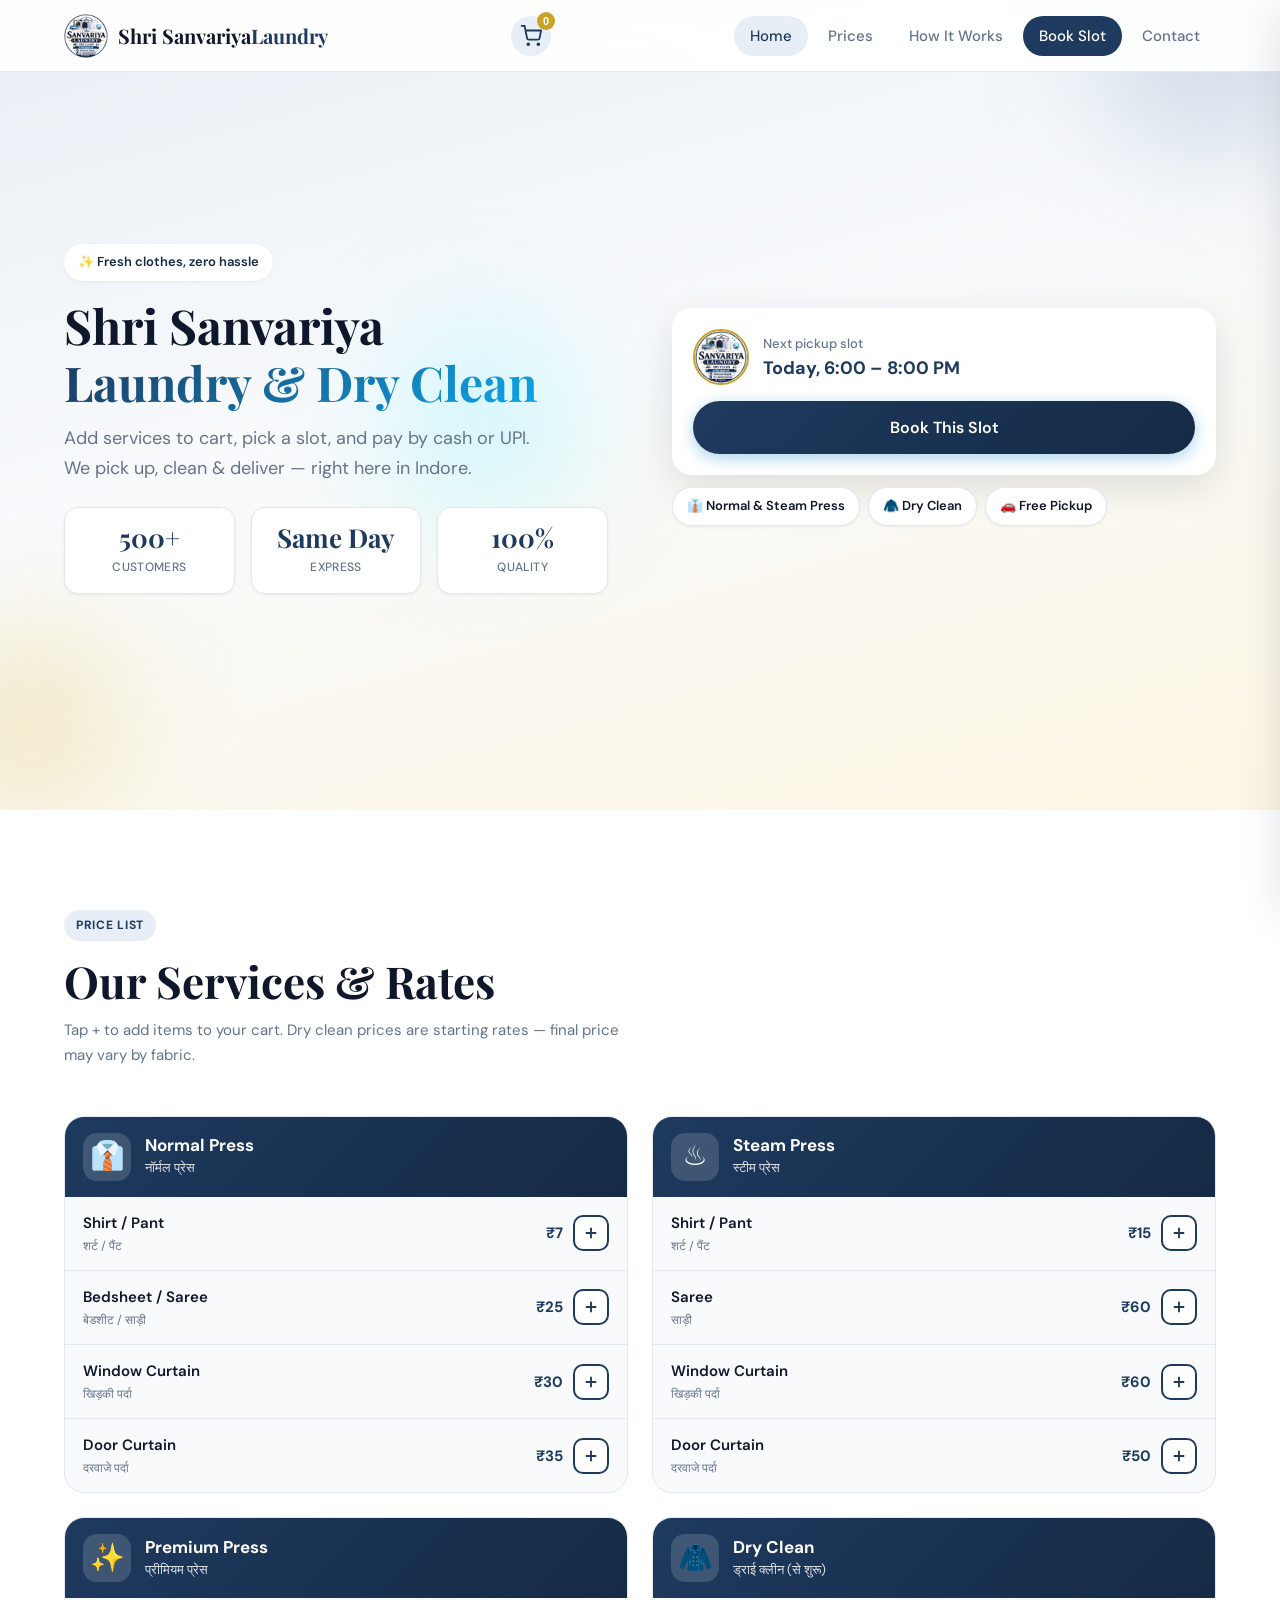
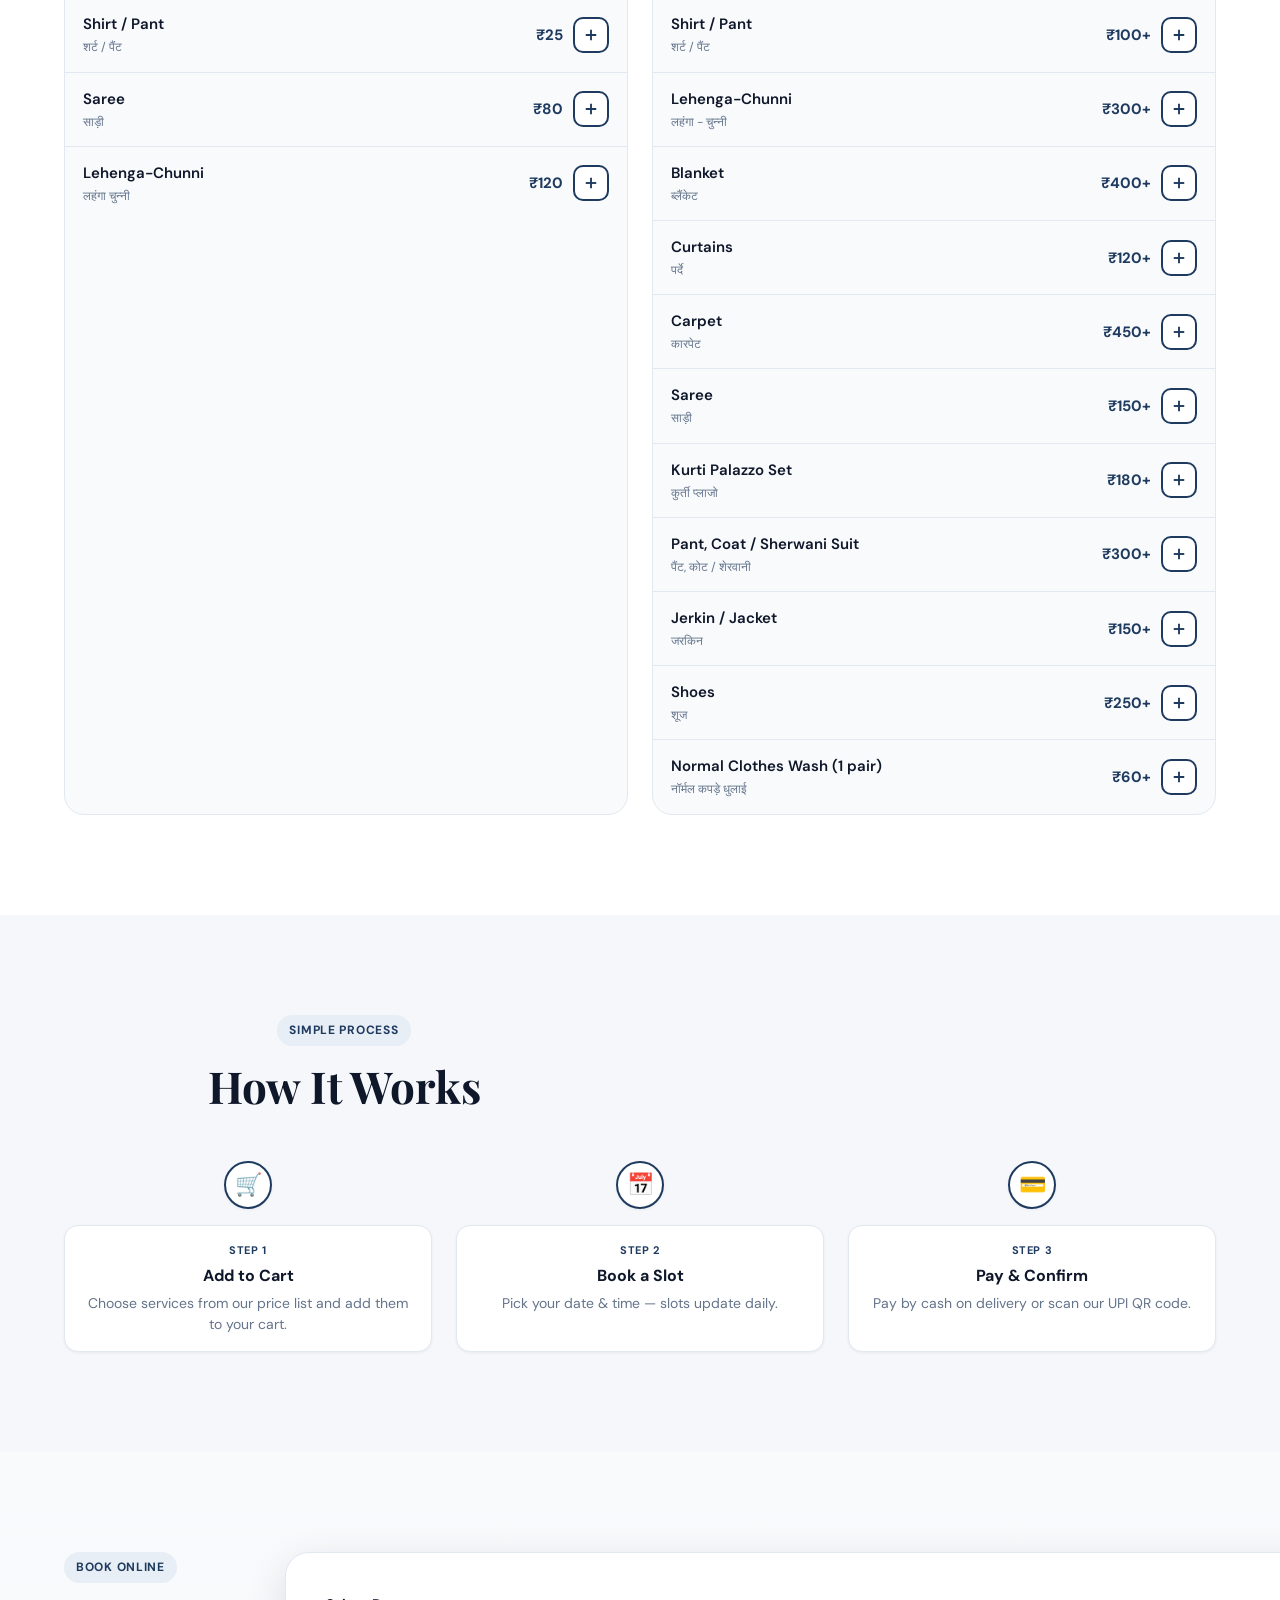
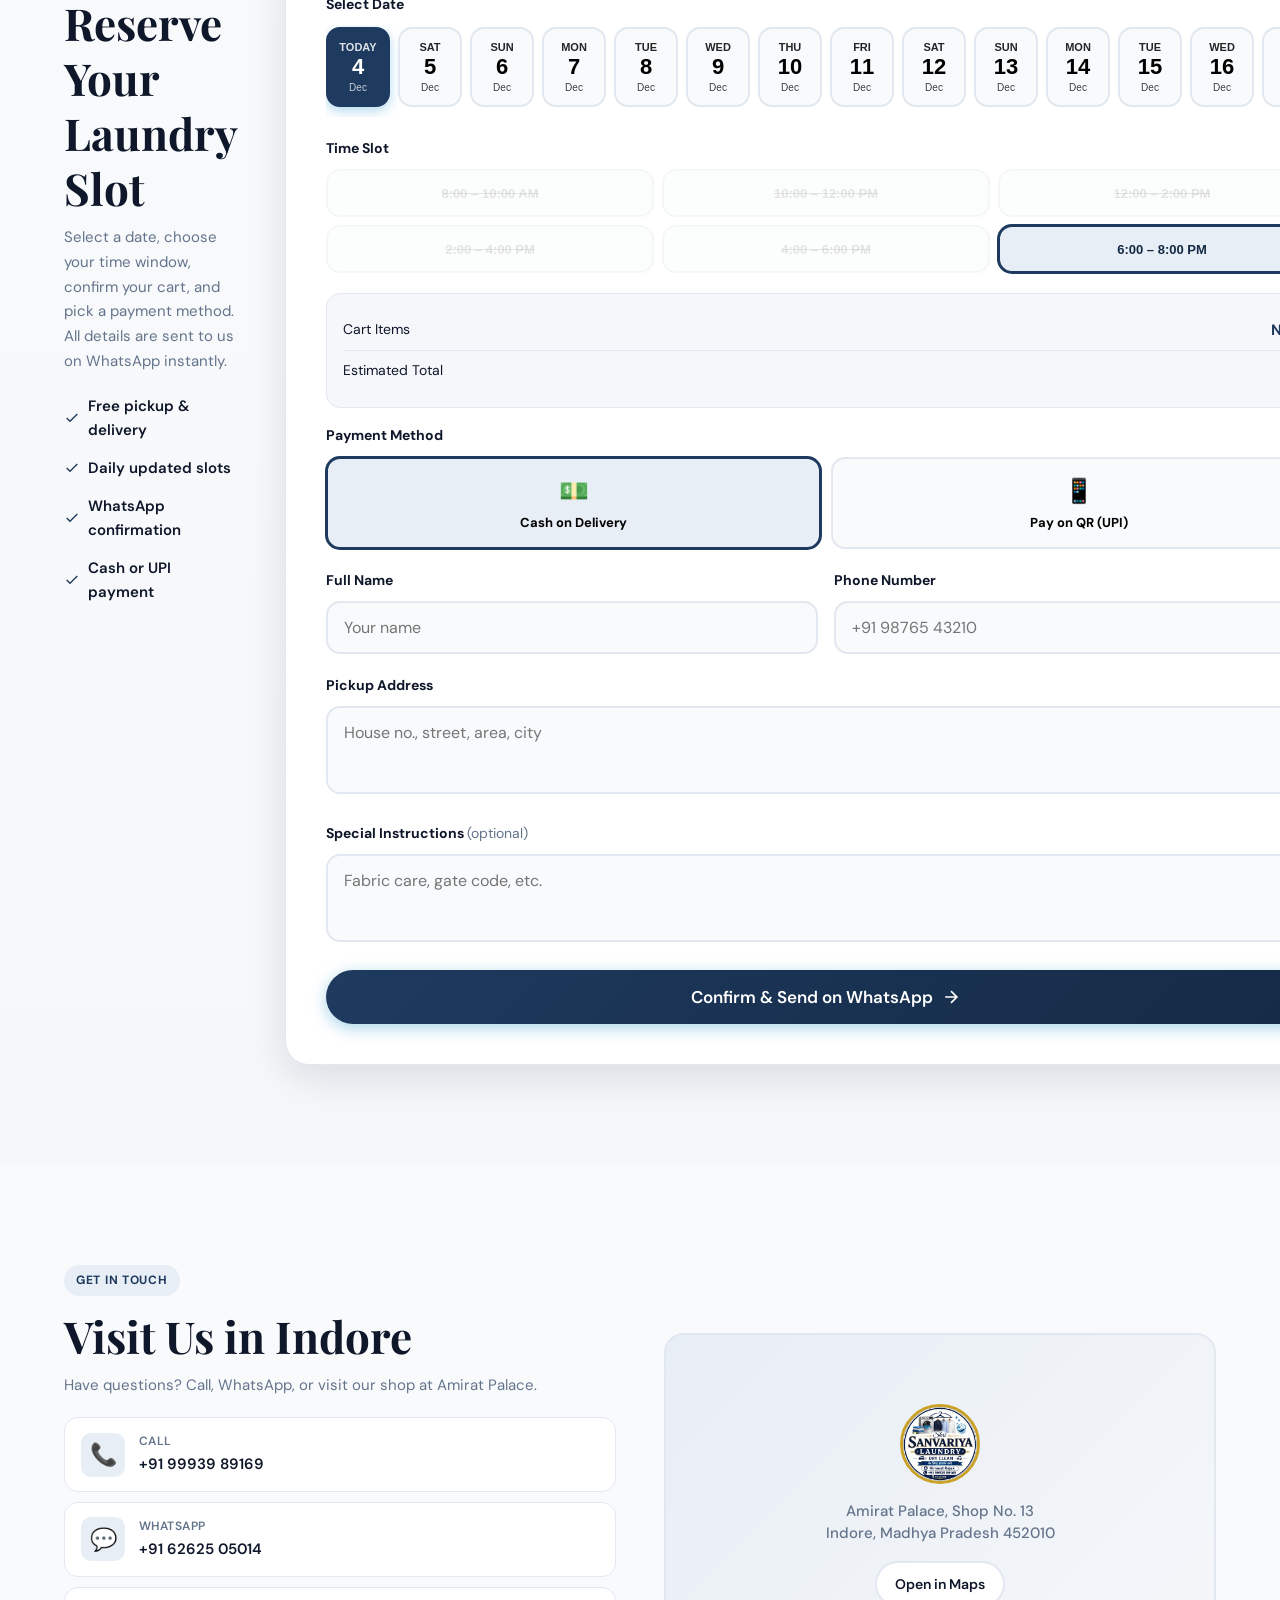
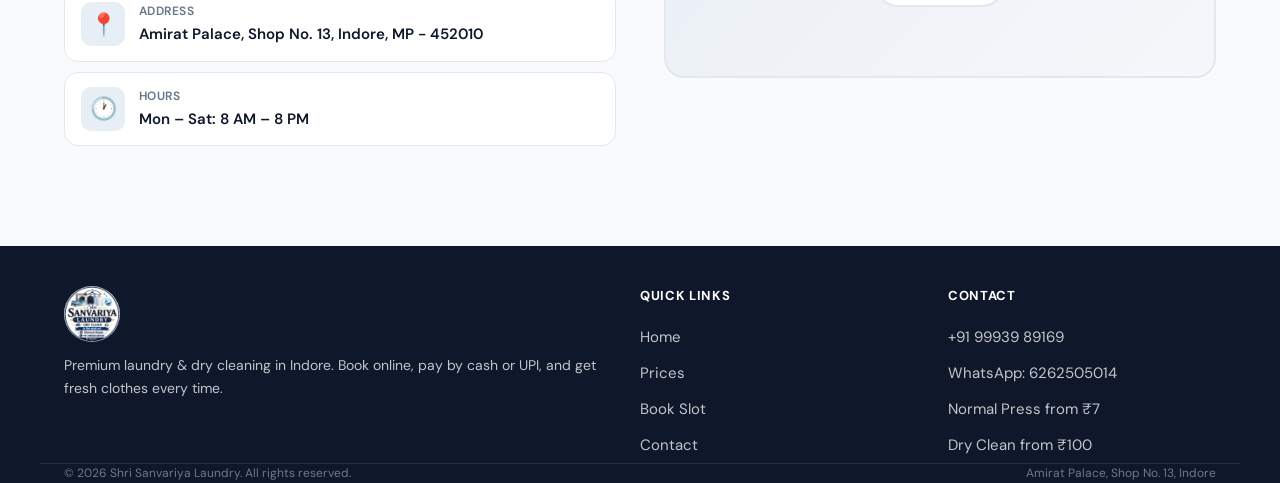
<file: index.html>
<!DOCTYPE html>
<html lang="en">
<head>
  <meta charset="UTF-8" />
  <meta name="viewport" content="width=device-width, initial-scale=1.0, viewport-fit=cover" />
  <meta name="description" content="Shri Sanvariya Laundry — Premium laundry, dry cleaning & ironing in Indore. Book pickup slots, add to cart & pay via UPI or cash." />
  <meta name="theme-color" content="#1e3a5f" />
  <meta name="apple-mobile-web-app-capable" content="yes" />
  <meta name="apple-mobile-web-app-status-bar-style" content="default" />
  <title>Shri Sanvariya Laundry | Book Your Slot</title>
  <link rel="preconnect" href="https://fonts.googleapis.com" />
  <link rel="preconnect" href="https://fonts.gstatic.com" crossorigin />
  <link href="https://fonts.googleapis.com/css2?family=DM+Sans:ital,opsz,wght@0,9..40,400;0,9..40,500;0,9..40,600;0,9..40,700;1,9..40,400&family=Playfair+Display:wght@600;700&display=swap" rel="stylesheet" />
  <link rel="stylesheet" href="css/style.css" />
  <link rel="icon" type="image/png" href="assets/logo.png" />
</head>
<body>
  <header class="header" id="header">
    <nav class="nav container">
      <a href="#home" class="nav__logo">
        <img src="assets/logo.png" alt="Shri Sanvariya Laundry" class="nav__logo-img" />
        <span class="nav__logo-text">Shri Sanvariya<span>Laundry</span></span>
      </a>
      <button type="button" class="nav__cart-btn" id="cart-toggle" aria-label="Open cart">
        <svg width="22" height="22" viewBox="0 0 24 24" fill="none" stroke="currentColor" stroke-width="2"><circle cx="9" cy="21" r="1"/><circle cx="20" cy="21" r="1"/><path d="M1 1h4l2.68 13.39a2 2 0 002 1.61h9.72a2 2 0 002-1.61L23 6H6"/></svg>
        <span class="nav__cart-badge" id="cart-badge" hidden>0</span>
      </button>
      <a href="#book" class="nav__book-btn">Book Now</a>
      <ul class="nav__menu nav__menu--desktop" id="nav-menu">
        <li><a href="#home" class="nav__link active">Home</a></li>
        <li><a href="#services" class="nav__link">Prices</a></li>
        <li><a href="#how-it-works" class="nav__link">How It Works</a></li>
        <li><a href="#book" class="nav__link nav__link--cta">Book Slot</a></li>
        <li><a href="#contact" class="nav__link">Contact</a></li>
      </ul>
    </nav>
  </header>

  <main>
    <section class="hero" id="home">
      <div class="hero__bg">
        <div class="hero__orb hero__orb--1"></div>
        <div class="hero__orb hero__orb--2"></div>
        <div class="hero__orb hero__orb--3"></div>
      </div>
      <div class="container hero__content">
        <div class="hero__quick-book">
          <div class="hero__card hero__card--main">
            <div class="hero__card-top">
              <img src="assets/logo.png" alt="" class="hero__card-logo" />
              <div>
                <p class="hero__card-label">Next pickup slot</p>
                <p class="hero__slot-time" id="hero-next-slot">Today, 2:00 PM – 4:00 PM</p>
              </div>
            </div>
            <a href="#book" class="btn btn--primary btn--full">Book This Slot</a>
          </div>
          <div class="hero__pills">
            <span class="hero__pill">👔 Normal & Steam Press</span>
            <span class="hero__pill">🧥 Dry Clean</span>
            <span class="hero__pill">🚗 Free Pickup</span>
          </div>
        </div>

        <div class="hero__text">
          <span class="hero__badge">✨ Fresh clothes, zero hassle</span>
          <h1 class="hero__title">
            Shri Sanvariya<br />
            <em>Laundry & Dry Clean</em>
          </h1>
          <p class="hero__desc">
            Add services to cart, pick a slot, and pay by cash or UPI. We pick up, clean & deliver — right here in Indore.
          </p>
          <div class="hero__stats">
            <div class="hero__stat">
              <strong>500+</strong>
              <span>Customers</span>
            </div>
            <div class="hero__stat">
              <strong>Same Day</strong>
              <span>Express</span>
            </div>
            <div class="hero__stat">
              <strong>100%</strong>
              <span>Quality</span>
            </div>
          </div>
        </div>
      </div>
    </section>

    <section class="services section" id="services">
      <div class="container">
        <div class="section__header">
          <span class="section__tag">Price List</span>
          <h2 class="section__title">Our Services & Rates</h2>
          <p class="section__desc">Tap + to add items to your cart. Dry clean prices are starting rates — final price may vary by fabric.</p>
        </div>
        <div class="services__grid" id="services-grid"></div>
      </div>
    </section>

    <section class="how section" id="how-it-works">
      <div class="container">
        <div class="section__header section__header--center">
          <span class="section__tag">Simple Process</span>
          <h2 class="section__title">How It Works</h2>
        </div>
        <div class="how__timeline">
          <div class="how__step">
            <div class="how__step-marker"><span class="how__step-icon">🛒</span></div>
            <div class="how__step-body">
              <span class="how__step-num">Step 1</span>
              <h3>Add to Cart</h3>
              <p>Choose services from our price list and add them to your cart.</p>
            </div>
          </div>
          <div class="how__step">
            <div class="how__step-marker"><span class="how__step-icon">📅</span></div>
            <div class="how__step-body">
              <span class="how__step-num">Step 2</span>
              <h3>Book a Slot</h3>
              <p>Pick your date & time — slots update daily.</p>
            </div>
          </div>
          <div class="how__step">
            <div class="how__step-marker"><span class="how__step-icon">💳</span></div>
            <div class="how__step-body">
              <span class="how__step-num">Step 3</span>
              <h3>Pay & Confirm</h3>
              <p>Pay by cash on delivery or scan our UPI QR code.</p>
            </div>
          </div>
        </div>
      </div>
    </section>

    <section class="book section" id="book">
      <div class="container">
        <div class="book__wrapper">
          <div class="book__info">
            <span class="section__tag">Book Online</span>
            <h2 class="section__title">Reserve Your Laundry Slot</h2>
            <p class="book__info-desc">
              Select a date, choose your time window, confirm your cart, and pick a payment method. All details are sent to us on WhatsApp instantly.
            </p>
            <ul class="book__features">
              <li>
                <svg width="20" height="20" viewBox="0 0 24 24" fill="none" stroke="currentColor" stroke-width="2"><path d="M20 6L9 17l-5-5"/></svg>
                Free pickup & delivery
              </li>
              <li>
                <svg width="20" height="20" viewBox="0 0 24 24" fill="none" stroke="currentColor" stroke-width="2"><path d="M20 6L9 17l-5-5"/></svg>
                Daily updated slots
              </li>
              <li>
                <svg width="20" height="20" viewBox="0 0 24 24" fill="none" stroke="currentColor" stroke-width="2"><path d="M20 6L9 17l-5-5"/></svg>
                WhatsApp confirmation
              </li>
              <li>
                <svg width="20" height="20" viewBox="0 0 24 24" fill="none" stroke="currentColor" stroke-width="2"><path d="M20 6L9 17l-5-5"/></svg>
                Cash or UPI payment
              </li>
            </ul>
          </div>

          <form class="book__form" id="booking-form" novalidate>
            <div class="form__group">
              <label class="form__label">Select Date</label>
              <div class="date-picker" id="date-picker"></div>
            </div>

            <div class="form__group">
              <label class="form__label">Time Slot</label>
              <div class="slot-picker" id="slot-picker"></div>
            </div>

            <div class="book__summary" id="booking-summary">
              <div class="book__summary-row">
                <span>Cart Items</span>
                <strong id="summary-services">None</strong>
              </div>
              <div class="book__summary-row">
                <span>Estimated Total</span>
                <strong id="summary-total">₹0</strong>
              </div>
            </div>

            <div class="form__group">
              <label class="form__label">Payment Method</label>
              <div class="payment-picker" id="payment-picker">
                <button type="button" class="payment-option selected" data-payment="cod">
                  <span class="payment-option__icon">💵</span>
                  <span class="payment-option__label">Cash on Delivery</span>
                </button>
                <button type="button" class="payment-option" data-payment="qr">
                  <span class="payment-option__icon">📱</span>
                  <span class="payment-option__label">Pay on QR (UPI)</span>
                </button>
              </div>
              <div class="qr-payment-section" id="qr-payment-section" hidden>
                <p class="qr-payment-section__hint">Scan this QR to pay after confirming your booking:</p>
                <img src="assets/payment-qr.png" alt="UPI Payment QR - Mrs. Ranu Rajak" class="qr-payment-section__img" />
                <p class="qr-payment-section__upi">UPI: BHARATPE2W0V0X7C0C76490@unitype</p>
              </div>
            </div>

            <div class="form__row">
              <div class="form__group">
                <label class="form__label" for="name">Full Name</label>
                <input type="text" id="name" name="name" class="form__input" placeholder="Your name" required />
              </div>
              <div class="form__group">
                <label class="form__label" for="phone">Phone Number</label>
                <input type="tel" id="phone" name="phone" class="form__input" placeholder="+91 98765 43210" required />
              </div>
            </div>

            <div class="form__group">
              <label class="form__label" for="address">Pickup Address</label>
              <textarea id="address" name="address" class="form__input form__textarea" rows="2" placeholder="House no., street, area, city" required></textarea>
            </div>

            <div class="form__group">
              <label class="form__label" for="notes">Special Instructions <span class="form__optional">(optional)</span></label>
              <textarea id="notes" name="notes" class="form__input form__textarea" rows="2" placeholder="Fabric care, gate code, etc."></textarea>
            </div>

            <button type="submit" class="btn btn--primary btn--full btn--lg">
              Confirm & Send on WhatsApp
              <svg width="20" height="20" viewBox="0 0 24 24" fill="none" stroke="currentColor" stroke-width="2"><path d="M5 12h14M12 5l7 7-7 7"/></svg>
            </button>
          </form>
        </div>
      </div>
    </section>

    <section class="contact section" id="contact">
      <div class="container">
        <div class="contact__grid">
          <div class="contact__info">
            <span class="section__tag">Get in Touch</span>
            <h2 class="section__title">Visit Us in Indore</h2>
            <p>Have questions? Call, WhatsApp, or visit our shop at Amirat Palace.</p>
            <div class="contact__items">
              <a href="tel:+919993989169" class="contact__item">
                <div class="contact__icon">📞</div>
                <div>
                  <strong>Call</strong>
                  <span>+91 99939 89169</span>
                </div>
              </a>
              <a href="https://wa.me/916262505014" class="contact__item" target="_blank" rel="noopener">
                <div class="contact__icon">💬</div>
                <div>
                  <strong>WhatsApp</strong>
                  <span>+91 62625 05014</span>
                </div>
              </a>
              <div class="contact__item">
                <div class="contact__icon">📍</div>
                <div>
                  <strong>Address</strong>
                  <span>Amirat Palace, Shop No. 13, Indore, MP - 452010</span>
                </div>
              </div>
              <div class="contact__item">
                <div class="contact__icon">🕐</div>
                <div>
                  <strong>Hours</strong>
                  <span>Mon – Sat: 8 AM – 8 PM</span>
                </div>
              </div>
            </div>
          </div>
          <div class="contact__map">
            <a href="https://maps.google.com/?q=Amirat+Palace+Shop+13+Indore" target="_blank" rel="noopener" class="contact__map-link">
              <img src="assets/logo.png" alt="Shri Sanvariya Laundry" class="contact__map-logo" />
              <p>Amirat Palace, Shop No. 13<br />Indore, Madhya Pradesh 452010</p>
              <span class="btn btn--ghost btn--sm">Open in Maps</span>
            </a>
          </div>
        </div>
      </div>
    </section>
  </main>

  <footer class="footer">
    <div class="container footer__inner">
      <div class="footer__brand">
        <img src="assets/logo.png" alt="Shri Sanvariya Laundry" class="footer__logo" />
        <p>Premium laundry & dry cleaning in Indore. Book online, pay by cash or UPI, and get fresh clothes every time.</p>
      </div>
      <div class="footer__links">
        <h4>Quick Links</h4>
        <a href="#home">Home</a>
        <a href="#services">Prices</a>
        <a href="#book">Book Slot</a>
        <a href="#contact">Contact</a>
      </div>
      <div class="footer__links">
        <h4>Contact</h4>
        <a href="tel:+919993989169">+91 99939 89169</a>
        <a href="https://wa.me/916262505014" target="_blank" rel="noopener">WhatsApp: 6262505014</a>
        <a href="#services">Normal Press from ₹7</a>
        <a href="#services">Dry Clean from ₹100</a>
      </div>
    </div>
    <div class="footer__bottom container">
      <p>&copy; 2026 Shri Sanvariya Laundry. All rights reserved.</p>
      <p>Amirat Palace, Shop No. 13, Indore</p>
    </div>
  </footer>

  <!-- Cart Drawer -->
  <div class="cart-drawer" id="cart-drawer">
    <div class="cart-drawer__backdrop" id="cart-backdrop"></div>
    <div class="cart-drawer__panel">
      <div class="cart-drawer__header">
        <h2>Your Cart</h2>
        <button type="button" class="cart-drawer__close" id="cart-close" aria-label="Close cart">×</button>
      </div>
      <div class="cart-drawer__body" id="cart-items">
        <p class="cart-empty">Your cart is empty.</p>
      </div>
      <div class="cart-drawer__footer">
        <div class="cart-drawer__total">
          <span>Total</span>
          <strong id="cart-total">₹0</strong>
        </div>
        <button type="button" class="btn btn--primary btn--full" id="cart-checkout">Proceed to Book</button>
      </div>
    </div>
  </div>

  <!-- Success Modal -->
  <div class="modal" id="success-modal" aria-hidden="true">
    <div class="modal__backdrop"></div>
    <div class="modal__content">
      <div class="modal__icon">✅</div>
      <h2>Booking Sent!</h2>
      <p id="modal-message">Your booking details have been sent on WhatsApp.</p>
      <div class="modal__details" id="modal-details"></div>
      <button class="btn btn--primary btn--full" id="modal-close">Done</button>
    </div>
  </div>

  <!-- QR Payment Modal -->
  <div class="modal" id="qr-modal" aria-hidden="true">
    <div class="modal__backdrop"></div>
    <div class="modal__content">
      <div class="modal__icon">📱</div>
      <h2>Pay via UPI</h2>
      <p>Scan the QR code below to complete your payment:</p>
      <img src="assets/payment-qr.png" alt="UPI Payment QR" class="qr-modal__img" />
      <p class="qr-modal__upi">UPI ID: BHARATPE2W0V0X7C0C76490@unitype</p>
      <p class="qr-modal__name">MRS. RANU RAJAK</p>
      <button class="btn btn--primary btn--full" id="qr-modal-close">Done</button>
    </div>
  </div>

  <nav class="bottom-nav" id="bottom-nav" aria-label="Mobile navigation">
    <a href="#home" class="bottom-nav__item active" data-section="home">
      <svg width="22" height="22" viewBox="0 0 24 24" fill="none" stroke="currentColor" stroke-width="2"><path d="M3 9l9-7 9 7v11a2 2 0 01-2 2H5a2 2 0 01-2-2z"/><polyline points="9 22 9 12 15 12 15 22"/></svg>
      <span>Home</span>
    </a>
    <a href="#services" class="bottom-nav__item" data-section="services">
      <svg width="22" height="22" viewBox="0 0 24 24" fill="none" stroke="currentColor" stroke-width="2"><path d="M6 2L3 6v14a2 2 0 002 2h14a2 2 0 002-2V6l-3-4z"/><line x1="3" y1="6" x2="21" y2="6"/><path d="M16 10a4 4 0 01-8 0"/></svg>
      <span>Prices</span>
    </a>
    <a href="#book" class="bottom-nav__item bottom-nav__item--book" data-section="book">
      <div class="bottom-nav__book-circle">
        <svg width="24" height="24" viewBox="0 0 24 24" fill="none" stroke="currentColor" stroke-width="2.5"><rect x="3" y="4" width="18" height="18" rx="2"/><line x1="16" y1="2" x2="16" y2="6"/><line x1="8" y1="2" x2="8" y2="6"/><line x1="3" y1="10" x2="21" y2="10"/></svg>
      </div>
      <span>Book</span>
    </a>
    <a href="#how-it-works" class="bottom-nav__item" data-section="how-it-works">
      <svg width="22" height="22" viewBox="0 0 24 24" fill="none" stroke="currentColor" stroke-width="2"><circle cx="12" cy="12" r="10"/><polyline points="12 6 12 12 16 14"/></svg>
      <span>Process</span>
    </a>
    <a href="#contact" class="bottom-nav__item" data-section="contact">
      <svg width="22" height="22" viewBox="0 0 24 24" fill="none" stroke="currentColor" stroke-width="2"><path d="M22 16.92v3a2 2 0 01-2.18 2 19.79 19.79 0 01-8.63-3.07 19.5 19.5 0 01-6-6 19.79 19.79 0 01-3.07-8.67A2 2 0 014.11 2h3a2 2 0 012 1.72c.127.96.361 1.903.7 2.81a2 2 0 01-.45 2.11L8.09 9.91a16 16 0 006 6l1.27-1.27a2 2 0 012.11-.45c.907.339 1.85.573 2.81.7A2 2 0 0122 16.92z"/></svg>
      <span>Contact</span>
    </a>
  </nav>

  <a href="#book" class="fab" id="fab" aria-label="Book a slot">
    <svg width="22" height="22" viewBox="0 0 24 24" fill="none" stroke="currentColor" stroke-width="2.5"><rect x="3" y="4" width="18" height="18" rx="2"/><line x1="16" y1="2" x2="16" y2="6"/><line x1="8" y1="2" x2="8" y2="6"/><line x1="3" y1="10" x2="21" y2="10"/><line x1="12" y1="14" x2="12" y2="18"/><line x1="10" y1="16" x2="14" y2="16"/></svg>
    Book Slot
  </a>

  <script src="js/main.js"></script>
</body>
</html>
</file>
<file: css/style.css>
/* ============================================
   Shri Sanvariya Laundry — Mobile-First Design
   ============================================ */

:root {
  --color-primary: #1e3a5f;
  --color-primary-dark: #152a45;
  --color-primary-light: #e8eef5;
  --color-accent: #c9a227;
  --color-accent-light: #fdf6e3;

  --color-bg: #f8fafc;
  --color-bg-alt: #f5f7fa;
  --color-surface: #ffffff;
  --color-text: #0f172a;
  --color-text-muted: #64748b;
  --color-border: #e2e8f0;

  --font-display: 'Playfair Display', Georgia, serif;
  --font-body: 'DM Sans', system-ui, sans-serif;

  --shadow-sm: 0 1px 3px rgba(15, 23, 42, 0.06);
  --shadow-md: 0 4px 20px rgba(15, 23, 42, 0.08);
  --shadow-lg: 0 12px 40px rgba(15, 23, 42, 0.12);

  --radius-sm: 10px;
  --radius-md: 14px;
  --radius-lg: 20px;
  --radius-xl: 24px;
  --radius-full: 9999px;

  --header-height: 60px;
  --bottom-nav-height: 68px;
  --safe-bottom: env(safe-area-inset-bottom, 0px);
  --transition: 0.25s cubic-bezier(0.4, 0, 0.2, 1);

  --touch-min: 48px;
}

*, *::before, *::after {
  box-sizing: border-box;
  margin: 0;
  padding: 0;
  -webkit-tap-highlight-color: transparent;
}

html {
  scroll-behavior: smooth;
  scroll-padding-top: calc(var(--header-height) + 12px);
}

body {
  font-family: var(--font-body);
  font-size: 16px;
  line-height: 1.6;
  color: var(--color-text);
  background: var(--color-bg);
  overflow-x: hidden;
  -webkit-font-smoothing: antialiased;
  padding-bottom: calc(var(--bottom-nav-height) + var(--safe-bottom));
}

img { max-width: 100%; display: block; }
a { text-decoration: none; color: inherit; }
ul { list-style: none; }

.container {
  width: 100%;
  max-width: 1200px;
  margin: 0 auto;
  padding: 0 16px;
}

.section {
  padding: 48px 0;
}

.section__header {
  margin-bottom: 28px;
}

.section__header--center {
  text-align: center;
}

.section__tag {
  display: inline-block;
  font-size: 0.75rem;
  font-weight: 700;
  letter-spacing: 0.06em;
  text-transform: uppercase;
  color: var(--color-primary);
  background: var(--color-primary-light);
  padding: 6px 12px;
  border-radius: var(--radius-full);
  margin-bottom: 12px;
}

.section__title {
  font-family: var(--font-display);
  font-size: 1.75rem;
  font-weight: 700;
  line-height: 1.25;
  margin-bottom: 10px;
}

.section__desc {
  font-size: 0.9375rem;
  color: var(--color-text-muted);
  line-height: 1.65;
}

/* Buttons — touch-friendly */
.btn {
  display: inline-flex;
  align-items: center;
  justify-content: center;
  gap: 8px;
  font-family: var(--font-body);
  font-size: 1rem;
  font-weight: 600;
  min-height: var(--touch-min);
  padding: 14px 24px;
  border-radius: var(--radius-full);
  border: none;
  cursor: pointer;
  transition: var(--transition);
  white-space: nowrap;
  touch-action: manipulation;
}

.btn:active {
  transform: scale(0.98);
}

.btn--primary {
  background: linear-gradient(135deg, var(--color-primary) 0%, var(--color-primary-dark) 100%);
  color: white;
  box-shadow: 0 4px 16px rgba(2, 132, 199, 0.35);
}

.btn--ghost {
  background: white;
  color: var(--color-text);
  border: 2px solid var(--color-border);
}

.btn--lg {
  padding: 16px 28px;
  font-size: 1.0625rem;
}

.btn--full {
  width: 100%;
}

/* Header — compact mobile */
.header {
  position: fixed;
  top: 0;
  left: 0;
  right: 0;
  z-index: 1000;
  height: var(--header-height);
  background: rgba(255, 255, 255, 0.92);
  backdrop-filter: blur(20px);
  -webkit-backdrop-filter: blur(20px);
  border-bottom: 1px solid var(--color-border);
}

.nav {
  display: flex;
  align-items: center;
  justify-content: space-between;
  height: 100%;
  gap: 12px;
}

.nav__logo {
  display: flex;
  align-items: center;
  gap: 10px;
  min-width: 0;
}

.nav__logo-img {
  width: 38px;
  height: 38px;
  flex-shrink: 0;
  border-radius: 50%;
  object-fit: cover;
}

.nav__logo-text {
  font-family: var(--font-display);
  font-size: 1.0625rem;
  font-weight: 700;
  white-space: nowrap;
}

.nav__logo-text span {
  color: var(--color-primary);
}

.nav__cart-btn {
  position: relative;
  display: inline-flex;
  align-items: center;
  justify-content: center;
  width: 40px;
  height: 40px;
  border: none;
  background: var(--color-primary-light);
  color: var(--color-primary);
  border-radius: var(--radius-full);
  cursor: pointer;
  flex-shrink: 0;
  touch-action: manipulation;
}

.nav__cart-badge {
  position: absolute;
  top: -4px;
  right: -4px;
  min-width: 18px;
  height: 18px;
  padding: 0 5px;
  font-size: 0.6875rem;
  font-weight: 700;
  color: white;
  background: var(--color-accent);
  border-radius: var(--radius-full);
  display: flex;
  align-items: center;
  justify-content: center;
}

.nav__book-btn {
  display: inline-flex;
  align-items: center;
  justify-content: center;
  min-height: 40px;
  padding: 0 16px;
  font-size: 0.875rem;
  font-weight: 700;
  color: white;
  background: var(--color-primary);
  border-radius: var(--radius-full);
  flex-shrink: 0;
  box-shadow: 0 2px 10px rgba(30, 58, 95, 0.3);
}

.nav__book-btn:active {
  transform: scale(0.97);
}

.nav__menu--desktop {
  display: none;
}

/* Hero — mobile first, book card on top */
.hero {
  position: relative;
  padding-top: calc(var(--header-height) + 16px);
  padding-bottom: 32px;
  overflow: hidden;
}

.hero__bg {
  position: absolute;
  inset: 0;
  background: linear-gradient(165deg, #e8eef5 0%, #f8fafc 45%, #fdf6e3 100%);
  z-index: 0;
}

.hero__orb {
  position: absolute;
  border-radius: 50%;
  filter: blur(60px);
  opacity: 0.45;
}

.hero__orb--1 {
  width: 220px;
  height: 220px;
  background: #a8bdd4;
  top: -60px;
  right: -40px;
}

.hero__orb--2 {
  width: 180px;
  height: 180px;
  background: #e8d48a;
  bottom: 0;
  left: -60px;
}

.hero__card-logo {
  width: 56px;
  height: 56px;
  border-radius: 50%;
  object-fit: cover;
  flex-shrink: 0;
  border: 2px solid var(--color-accent);
}

.hero__orb--3 { display: none; }

.hero__content {
  position: relative;
  z-index: 1;
  display: flex;
  flex-direction: column;
  gap: 28px;
  padding: 8px 16px 0;
}

.hero__quick-book {
  display: flex;
  flex-direction: column;
  gap: 12px;
}

.hero__card {
  background: white;
  border-radius: var(--radius-lg);
  box-shadow: var(--shadow-lg);
  border: 1px solid rgba(255, 255, 255, 0.8);
}

.hero__card--main {
  padding: 20px;
}

.hero__card-top {
  display: flex;
  align-items: center;
  gap: 14px;
  margin-bottom: 16px;
}

.hero__card-icon {
  font-size: 2.25rem;
  width: 56px;
  height: 56px;
  display: flex;
  align-items: center;
  justify-content: center;
  background: var(--color-primary-light);
  border-radius: var(--radius-md);
  flex-shrink: 0;
}

.hero__card-label {
  font-size: 0.8125rem;
  color: var(--color-text-muted);
  font-weight: 500;
  margin-bottom: 2px;
}

.hero__slot-time {
  font-size: 1.125rem;
  font-weight: 700;
  color: var(--color-primary);
  line-height: 1.3;
}

.hero__pills {
  display: flex;
  gap: 8px;
  overflow-x: auto;
  padding-bottom: 4px;
  scrollbar-width: none;
}

.hero__pills::-webkit-scrollbar { display: none; }

.hero__pill {
  flex-shrink: 0;
  font-size: 0.8125rem;
  font-weight: 600;
  padding: 8px 14px;
  background: white;
  border-radius: var(--radius-full);
  box-shadow: var(--shadow-sm);
  border: 1px solid var(--color-border);
  white-space: nowrap;
}

.hero__badge {
  display: inline-block;
  font-size: 0.8125rem;
  font-weight: 600;
  color: var(--color-primary-dark);
  background: white;
  padding: 8px 14px;
  border-radius: var(--radius-full);
  box-shadow: var(--shadow-sm);
  margin-bottom: 16px;
}

.hero__title {
  font-family: var(--font-display);
  font-size: 2rem;
  font-weight: 700;
  line-height: 1.2;
  margin-bottom: 12px;
}

.hero__title em {
  font-style: normal;
  background: linear-gradient(135deg, var(--color-primary) 0%, #0ea5e9 100%);
  -webkit-background-clip: text;
  -webkit-text-fill-color: transparent;
  background-clip: text;
}

.hero__desc {
  font-size: 1rem;
  color: var(--color-text-muted);
  margin-bottom: 24px;
  line-height: 1.65;
}

.hero__stats {
  display: grid;
  grid-template-columns: repeat(3, 1fr);
  gap: 12px;
}

.hero__stat {
  text-align: center;
  background: white;
  padding: 14px 8px;
  border-radius: var(--radius-md);
  box-shadow: var(--shadow-sm);
  border: 1px solid var(--color-border);
}

.hero__stat strong {
  display: block;
  font-family: var(--font-display);
  font-size: 1.375rem;
  color: var(--color-primary);
  line-height: 1.2;
}

.hero__stat span {
  font-size: 0.6875rem;
  color: var(--color-text-muted);
  font-weight: 500;
  text-transform: uppercase;
  letter-spacing: 0.03em;
}

/* Services — price list categories */
.services {
  background: var(--color-surface);
}

.services__grid {
  display: flex;
  flex-direction: column;
  gap: 20px;
}

.service-category {
  background: var(--color-bg);
  border: 1px solid var(--color-border);
  border-radius: var(--radius-lg);
  overflow: hidden;
}

.service-category__header {
  display: flex;
  align-items: center;
  gap: 14px;
  padding: 16px 18px;
  background: linear-gradient(135deg, var(--color-primary) 0%, var(--color-primary-dark) 100%);
  color: white;
}

.service-category__icon {
  font-size: 1.75rem;
  width: 48px;
  height: 48px;
  display: flex;
  align-items: center;
  justify-content: center;
  background: rgba(255, 255, 255, 0.15);
  border-radius: var(--radius-md);
  flex-shrink: 0;
}

.service-category__title {
  font-size: 1.0625rem;
  font-weight: 700;
  line-height: 1.3;
}

.service-category__title-hi {
  font-size: 0.8125rem;
  opacity: 0.85;
  margin-top: 2px;
}

.service-category__list {
  list-style: none;
  padding: 0;
  margin: 0;
}

.service-category__item {
  display: flex;
  align-items: center;
  justify-content: space-between;
  gap: 12px;
  padding: 14px 18px;
  border-bottom: 1px solid var(--color-border);
}

.service-category__item:last-child {
  border-bottom: none;
}

.service-category__item-name {
  display: block;
  font-weight: 600;
  font-size: 0.9375rem;
}

.service-category__item-hi {
  display: block;
  font-size: 0.75rem;
  color: var(--color-text-muted);
  margin-top: 2px;
}

.service-category__item-actions {
  display: flex;
  align-items: center;
  gap: 10px;
  flex-shrink: 0;
}

.service-category__item-price {
  font-weight: 700;
  color: var(--color-primary);
  font-size: 0.9375rem;
  white-space: nowrap;
}

.btn-add-cart {
  width: 36px;
  height: 36px;
  display: flex;
  align-items: center;
  justify-content: center;
  border: 2px solid var(--color-primary);
  background: white;
  color: var(--color-primary);
  border-radius: var(--radius-sm);
  cursor: pointer;
  transition: var(--transition);
  touch-action: manipulation;
}

.btn-add-cart:active,
.btn-add-cart.added {
  background: var(--color-primary);
  color: white;
  transform: scale(0.95);
}

/* How It Works — vertical timeline on mobile */
.how {
  background: var(--color-bg-alt);
}

.how__timeline {
  display: flex;
  flex-direction: column;
  gap: 0;
  position: relative;
  padding-left: 8px;
}

.how__step {
  display: flex;
  gap: 16px;
  position: relative;
  padding-bottom: 28px;
}

.how__step:not(:last-child)::before {
  content: '';
  position: absolute;
  left: 23px;
  top: 48px;
  bottom: 0;
  width: 2px;
  background: linear-gradient(180deg, var(--color-primary) 0%, var(--color-primary-light) 100%);
}

.how__step-marker {
  flex-shrink: 0;
  width: 48px;
  height: 48px;
  display: flex;
  align-items: center;
  justify-content: center;
  background: white;
  border: 2px solid var(--color-primary);
  border-radius: 50%;
  box-shadow: var(--shadow-sm);
  z-index: 1;
}

.how__step-icon {
  font-size: 1.375rem;
}

.how__step-body {
  flex: 1;
  background: white;
  padding: 16px 18px;
  border-radius: var(--radius-md);
  box-shadow: var(--shadow-sm);
  border: 1px solid var(--color-border);
}

.how__step-num {
  font-size: 0.6875rem;
  font-weight: 700;
  text-transform: uppercase;
  letter-spacing: 0.06em;
  color: var(--color-primary);
  margin-bottom: 4px;
  display: block;
}

.how__step-body h3 {
  font-size: 1rem;
  font-weight: 700;
  margin-bottom: 4px;
}

.how__step-body p {
  font-size: 0.875rem;
  color: var(--color-text-muted);
  line-height: 1.5;
}

/* Booking — primary mobile action */
.book {
  background: linear-gradient(180deg, var(--color-bg) 0%, var(--color-bg-alt) 100%);
}

.book__wrapper {
  display: flex;
  flex-direction: column;
  gap: 28px;
}

.book__info-desc {
  color: var(--color-text-muted);
  margin-bottom: 20px;
  line-height: 1.65;
  font-size: 0.9375rem;
}

.book__features {
  display: grid;
  grid-template-columns: 1fr 1fr;
  gap: 10px;
}

.book__features li {
  display: flex;
  align-items: center;
  gap: 8px;
  font-size: 0.8125rem;
  font-weight: 600;
  background: white;
  padding: 12px;
  border-radius: var(--radius-sm);
  border: 1px solid var(--color-border);
}

.book__features svg {
  color: var(--color-primary);
  flex-shrink: 0;
  width: 16px;
  height: 16px;
}

.book__form {
  background: white;
  border-radius: var(--radius-xl);
  padding: 20px 16px;
  box-shadow: var(--shadow-lg);
  border: 1px solid var(--color-border);
}

.form__group {
  margin-bottom: 20px;
}

.form__row {
  display: flex;
  flex-direction: column;
  gap: 0;
}

.form__label {
  display: block;
  font-size: 0.875rem;
  font-weight: 700;
  margin-bottom: 10px;
  color: var(--color-text);
}

.form__optional {
  font-weight: 400;
  color: var(--color-text-muted);
}

.form__input {
  width: 100%;
  min-height: var(--touch-min);
  padding: 14px 16px;
  font-family: var(--font-body);
  font-size: 16px;
  border: 2px solid var(--color-border);
  border-radius: var(--radius-md);
  background: var(--color-bg);
  color: var(--color-text);
  transition: var(--transition);
  -webkit-appearance: none;
  appearance: none;
}

.form__input:focus {
  outline: none;
  border-color: var(--color-primary);
  background: white;
  box-shadow: 0 0 0 4px var(--color-primary-light);
}

.form__textarea {
  resize: vertical;
  min-height: 88px;
}

/* Date picker — swipeable */
.date-picker {
  display: flex;
  gap: 8px;
  overflow-x: auto;
  padding: 2px 0 10px;
  scroll-snap-type: x mandatory;
  -webkit-overflow-scrolling: touch;
  scrollbar-width: none;
}

.date-picker::-webkit-scrollbar { display: none; }

.date-option {
  flex-shrink: 0;
  min-width: 64px;
  min-height: 76px;
  padding: 12px 10px;
  text-align: center;
  border: 2px solid var(--color-border);
  border-radius: var(--radius-md);
  background: var(--color-bg);
  cursor: pointer;
  transition: var(--transition);
  scroll-snap-align: start;
  touch-action: manipulation;
}

.date-option:active {
  transform: scale(0.96);
}

.date-option.selected {
  background: var(--color-primary);
  border-color: var(--color-primary);
  color: white;
  box-shadow: 0 4px 12px rgba(2, 132, 199, 0.3);
}

.date-option__day {
  font-size: 0.6875rem;
  font-weight: 600;
  opacity: 0.85;
  text-transform: uppercase;
}

.date-option__date {
  font-size: 1.375rem;
  font-weight: 700;
  line-height: 1.3;
}

.date-option__month {
  font-size: 0.625rem;
  opacity: 0.75;
}

/* Slot picker — 2 columns, large taps */
.slot-picker {
  display: grid;
  grid-template-columns: 1fr 1fr;
  gap: 8px;
}

.slot-option {
  min-height: var(--touch-min);
  padding: 12px 10px;
  text-align: center;
  border: 2px solid var(--color-border);
  border-radius: var(--radius-md);
  background: var(--color-bg);
  cursor: pointer;
  transition: var(--transition);
  font-size: 0.8125rem;
  font-weight: 600;
  touch-action: manipulation;
}

.slot-option:active:not(.disabled) {
  transform: scale(0.97);
}

.slot-option.selected {
  background: var(--color-primary-light);
  border-color: var(--color-primary);
  color: var(--color-primary-dark);
  box-shadow: 0 0 0 1px var(--color-primary);
}

.slot-option.disabled {
  opacity: 0.35;
  cursor: not-allowed;
  text-decoration: line-through;
}

/* Service picker */
.service-picker {
  display: flex;
  flex-direction: column;
  gap: 8px;
}

.service-option {
  display: flex;
  align-items: center;
  gap: 12px;
  min-height: var(--touch-min);
  padding: 12px 14px;
  border: 2px solid var(--color-border);
  border-radius: var(--radius-md);
  background: var(--color-bg);
  cursor: pointer;
  transition: var(--transition);
  touch-action: manipulation;
}

.service-option:active {
  transform: scale(0.99);
}

.service-option.selected {
  background: var(--color-primary-light);
  border-color: var(--color-primary);
}

.service-option__check {
  width: 24px;
  height: 24px;
  border: 2px solid var(--color-border);
  border-radius: 7px;
  display: flex;
  align-items: center;
  justify-content: center;
  flex-shrink: 0;
  transition: var(--transition);
}

.service-option__check svg {
  opacity: 0;
  transition: var(--transition);
}

.service-option.selected .service-option__check {
  background: var(--color-primary);
  border-color: var(--color-primary);
  color: white;
}

.service-option.selected .service-option__check svg {
  opacity: 1;
}

.service-option__name {
  font-weight: 700;
  font-size: 0.9375rem;
}

.service-option__price {
  font-size: 0.8125rem;
  color: var(--color-text-muted);
}

.book__summary {
  background: var(--color-bg-alt);
  border-radius: var(--radius-md);
  padding: 16px;
  margin-bottom: 16px;
  border: 1px solid var(--color-border);
}

.book__summary-row {
  display: flex;
  justify-content: space-between;
  align-items: flex-start;
  gap: 12px;
  padding: 8px 0;
  font-size: 0.875rem;
}

.book__summary-row:not(:last-child) {
  border-bottom: 1px solid var(--color-border);
}

/* Payment picker */
.payment-picker {
  display: grid;
  grid-template-columns: 1fr 1fr;
  gap: 10px;
}

.payment-option {
  display: flex;
  flex-direction: column;
  align-items: center;
  gap: 8px;
  min-height: var(--touch-min);
  padding: 16px 12px;
  border: 2px solid var(--color-border);
  border-radius: var(--radius-md);
  background: var(--color-bg);
  cursor: pointer;
  transition: var(--transition);
  touch-action: manipulation;
  font-family: var(--font-body);
}

.payment-option.selected {
  background: var(--color-primary-light);
  border-color: var(--color-primary);
  box-shadow: 0 0 0 1px var(--color-primary);
}

.payment-option__icon {
  font-size: 1.5rem;
}

.payment-option__label {
  font-size: 0.8125rem;
  font-weight: 700;
  text-align: center;
}

.qr-payment-section {
  margin-top: 16px;
  padding: 16px;
  background: var(--color-bg);
  border-radius: var(--radius-md);
  border: 1px dashed var(--color-border);
  text-align: center;
}

.qr-payment-section__hint {
  font-size: 0.875rem;
  color: var(--color-text-muted);
  margin-bottom: 12px;
}

.qr-payment-section__img {
  max-width: 200px;
  margin: 0 auto 12px;
  border-radius: var(--radius-sm);
}

.qr-payment-section__upi {
  font-size: 0.75rem;
  color: var(--color-text-muted);
  word-break: break-all;
}

.qr-modal__img {
  max-width: 220px;
  margin: 0 auto 12px;
  border-radius: var(--radius-sm);
}

.qr-modal__upi {
  font-size: 0.8125rem;
  color: var(--color-text-muted);
  word-break: break-all;
  margin-bottom: 4px;
}

.qr-modal__name {
  font-weight: 700;
  font-size: 0.875rem;
  margin-bottom: 16px;
}

/* Cart drawer */
.cart-drawer {
  position: fixed;
  inset: 0;
  z-index: 2500;
  pointer-events: none;
}

.cart-drawer.open {
  pointer-events: auto;
}

.cart-drawer__backdrop {
  position: absolute;
  inset: 0;
  background: rgba(15, 23, 42, 0.5);
  opacity: 0;
  transition: var(--transition);
}

.cart-drawer.open .cart-drawer__backdrop {
  opacity: 1;
}

.cart-drawer__panel {
  position: absolute;
  top: 0;
  right: 0;
  bottom: 0;
  width: min(100%, 400px);
  background: white;
  display: flex;
  flex-direction: column;
  transform: translateX(100%);
  transition: transform 0.35s cubic-bezier(0.4, 0, 0.2, 1);
  box-shadow: var(--shadow-lg);
}

.cart-drawer.open .cart-drawer__panel {
  transform: translateX(0);
}

.cart-drawer__header {
  display: flex;
  align-items: center;
  justify-content: space-between;
  padding: 20px;
  border-bottom: 1px solid var(--color-border);
}

.cart-drawer__header h2 {
  font-family: var(--font-display);
  font-size: 1.25rem;
}

.cart-drawer__close {
  width: 36px;
  height: 36px;
  border: none;
  background: var(--color-bg);
  border-radius: var(--radius-full);
  font-size: 1.5rem;
  line-height: 1;
  cursor: pointer;
  color: var(--color-text-muted);
}

.cart-drawer__body {
  flex: 1;
  overflow-y: auto;
  padding: 16px 20px;
}

.cart-empty {
  text-align: center;
  color: var(--color-text-muted);
  font-size: 0.9375rem;
  padding: 32px 16px;
}

.cart-item {
  display: grid;
  grid-template-columns: 1fr auto;
  gap: 8px;
  padding: 14px 0;
  border-bottom: 1px solid var(--color-border);
}

.cart-item__info strong {
  display: block;
  font-size: 0.9375rem;
}

.cart-item__info span {
  font-size: 0.75rem;
  color: var(--color-text-muted);
}

.cart-item__controls {
  display: flex;
  align-items: center;
  gap: 6px;
  grid-column: 1 / -1;
}

.qty-btn {
  width: 32px;
  height: 32px;
  border: 2px solid var(--color-border);
  background: white;
  border-radius: var(--radius-sm);
  font-size: 1.125rem;
  font-weight: 700;
  cursor: pointer;
  display: flex;
  align-items: center;
  justify-content: center;
  touch-action: manipulation;
}

.qty-value {
  min-width: 24px;
  text-align: center;
  font-weight: 700;
}

.cart-item__remove {
  margin-left: auto;
  width: 28px;
  height: 28px;
  border: none;
  background: transparent;
  color: var(--color-text-muted);
  font-size: 1.25rem;
  cursor: pointer;
}

.cart-item__subtotal {
  grid-column: 2;
  grid-row: 1;
  font-weight: 700;
  color: var(--color-primary);
  font-size: 0.9375rem;
  align-self: start;
}

.cart-drawer__footer {
  padding: 16px 20px calc(16px + var(--safe-bottom));
  border-top: 1px solid var(--color-border);
}

.cart-drawer__total {
  display: flex;
  justify-content: space-between;
  align-items: center;
  margin-bottom: 12px;
  font-size: 1rem;
}

.cart-drawer__total strong {
  font-size: 1.25rem;
  color: var(--color-primary);
}

.btn--sm {
  padding: 10px 18px;
  font-size: 0.875rem;
  min-height: 40px;
}

.book__summary-row strong {
  color: var(--color-primary);
  font-size: 0.9375rem;
  text-align: right;
  max-width: 55%;
}

.contact__map-link {
  display: flex;
  flex-direction: column;
  align-items: center;
  justify-content: center;
  gap: 16px;
  aspect-ratio: 16/10;
  background: linear-gradient(135deg, var(--color-primary-light) 0%, var(--color-bg-alt) 100%);
  border-radius: var(--radius-lg);
  border: 2px solid var(--color-border);
  padding: 24px;
  text-align: center;
  transition: var(--transition);
}

.contact__map-logo {
  width: 80px;
  height: 80px;
  border-radius: 50%;
  object-fit: cover;
  border: 3px solid var(--color-accent);
}

.contact__map-link p {
  color: var(--color-text-muted);
  font-weight: 500;
  font-size: 0.9375rem;
  line-height: 1.5;
}

/* Contact */
.contact__grid {
  display: flex;
  flex-direction: column;
  gap: 28px;
}

.contact__info p {
  color: var(--color-text-muted);
  margin-bottom: 20px;
  font-size: 0.9375rem;
}

.contact__items {
  display: flex;
  flex-direction: column;
  gap: 10px;
}

.contact__item {
  display: flex;
  align-items: center;
  gap: 14px;
  min-height: var(--touch-min);
  padding: 14px 16px;
  background: white;
  border-radius: var(--radius-md);
  border: 1px solid var(--color-border);
}

.contact__icon {
  font-size: 1.375rem;
  width: 44px;
  height: 44px;
  display: flex;
  align-items: center;
  justify-content: center;
  background: var(--color-primary-light);
  border-radius: var(--radius-sm);
  flex-shrink: 0;
}

.contact__item strong {
  display: block;
  font-size: 0.75rem;
  color: var(--color-text-muted);
  font-weight: 600;
  text-transform: uppercase;
  letter-spacing: 0.04em;
}

.contact__item span {
  font-size: 0.9375rem;
  font-weight: 600;
}

.contact__map-placeholder span { font-size: 2.5rem; }

.contact__map-placeholder p {
  text-align: center;
  color: var(--color-text-muted);
  font-weight: 500;
  font-size: 0.875rem;
}

/* Footer */
.footer {
  background: var(--color-text);
  color: rgba(255, 255, 255, 0.75);
  padding-top: 40px;
}

.footer__inner {
  display: flex;
  flex-direction: column;
  gap: 28px;
  padding-bottom: 32px;
  border-bottom: 1px solid rgba(255, 255, 255, 0.1);
}

.footer__logo {
  width: 56px;
  height: 56px;
  margin-bottom: 12px;
  border-radius: 50%;
  object-fit: cover;
}

.footer__brand p {
  font-size: 0.875rem;
  line-height: 1.65;
}

.footer__links h4 {
  color: white;
  font-size: 0.8125rem;
  font-weight: 700;
  text-transform: uppercase;
  letter-spacing: 0.05em;
  margin-bottom: 12px;
}

.footer__links a {
  display: block;
  font-size: 0.9375rem;
  padding: 6px 0;
  min-height: 36px;
}

.footer__bottom {
  display: flex;
  flex-direction: column;
  gap: 4px;
  padding: 20px 16px;
  font-size: 0.75rem;
  opacity: 0.55;
  text-align: center;
}

/* Modal — bottom sheet on mobile */
.modal {
  position: fixed;
  inset: 0;
  z-index: 3000;
  display: flex;
  align-items: flex-end;
  justify-content: center;
  padding: 0;
  opacity: 0;
  visibility: hidden;
  transition: var(--transition);
}

.modal.active {
  opacity: 1;
  visibility: visible;
}

.modal__backdrop {
  position: absolute;
  inset: 0;
  background: rgba(15, 23, 42, 0.55);
  backdrop-filter: blur(4px);
}

.modal__content {
  position: relative;
  background: white;
  border-radius: var(--radius-xl) var(--radius-xl) 0 0;
  padding: 32px 24px calc(24px + var(--safe-bottom));
  max-width: 480px;
  width: 100%;
  text-align: center;
  box-shadow: var(--shadow-lg);
  transform: translateY(100%);
  transition: transform 0.35s cubic-bezier(0.4, 0, 0.2, 1);
}

.modal.active .modal__content {
  transform: translateY(0);
}

.modal__content::before {
  content: '';
  display: block;
  width: 40px;
  height: 4px;
  background: var(--color-border);
  border-radius: 4px;
  margin: 0 auto 20px;
}

.modal__icon { font-size: 3rem; margin-bottom: 12px; }

.modal__content h2 {
  font-family: var(--font-display);
  font-size: 1.5rem;
  margin-bottom: 8px;
}

.modal__content > p {
  color: var(--color-text-muted);
  margin-bottom: 20px;
  font-size: 0.9375rem;
}

.modal__details {
  background: var(--color-bg);
  border-radius: var(--radius-md);
  padding: 16px;
  margin-bottom: 20px;
  text-align: left;
  font-size: 0.8125rem;
}

.modal__details div {
  display: flex;
  justify-content: space-between;
  gap: 12px;
  padding: 6px 0;
}

.modal__details strong {
  color: var(--color-text);
  text-align: right;
}

/* Bottom navigation */
.bottom-nav {
  position: fixed;
  bottom: 0;
  left: 0;
  right: 0;
  z-index: 2000;
  display: flex;
  align-items: flex-end;
  justify-content: space-around;
  height: calc(var(--bottom-nav-height) + var(--safe-bottom));
  padding-bottom: var(--safe-bottom);
  background: rgba(255, 255, 255, 0.95);
  backdrop-filter: blur(20px);
  -webkit-backdrop-filter: blur(20px);
  border-top: 1px solid var(--color-border);
  box-shadow: 0 -4px 24px rgba(15, 23, 42, 0.08);
}

.bottom-nav__item {
  display: flex;
  flex-direction: column;
  align-items: center;
  justify-content: center;
  gap: 3px;
  flex: 1;
  min-height: var(--bottom-nav-height);
  padding: 6px 4px;
  color: var(--color-text-muted);
  font-size: 0.625rem;
  font-weight: 600;
  transition: var(--transition);
  touch-action: manipulation;
}

.bottom-nav__item svg {
  transition: var(--transition);
}

.bottom-nav__item.active {
  color: var(--color-primary);
}

.bottom-nav__item:active {
  transform: scale(0.92);
}

.bottom-nav__item--book {
  position: relative;
  top: -14px;
}

.bottom-nav__book-circle {
  width: 52px;
  height: 52px;
  display: flex;
  align-items: center;
  justify-content: center;
  background: linear-gradient(135deg, var(--color-primary) 0%, var(--color-primary-dark) 100%);
  color: white;
  border-radius: 50%;
  box-shadow: 0 4px 16px rgba(2, 132, 199, 0.45);
  border: 3px solid white;
}

.bottom-nav__item--book.active .bottom-nav__book-circle {
  box-shadow: 0 4px 20px rgba(2, 132, 199, 0.6);
  transform: scale(1.05);
}

.bottom-nav__item--book span {
  color: var(--color-primary);
  font-weight: 700;
}

/* Floating action button */
.fab {
  position: fixed;
  bottom: calc(var(--bottom-nav-height) + var(--safe-bottom) + 16px);
  right: 16px;
  z-index: 1500;
  display: inline-flex;
  align-items: center;
  gap: 8px;
  min-height: 48px;
  padding: 0 20px;
  background: linear-gradient(135deg, var(--color-primary) 0%, var(--color-primary-dark) 100%);
  color: white;
  font-size: 0.875rem;
  font-weight: 700;
  border-radius: var(--radius-full);
  box-shadow: 0 6px 24px rgba(2, 132, 199, 0.45);
  transition: var(--transition);
  touch-action: manipulation;
}

.fab:active {
  transform: scale(0.96);
}

.fab.hidden {
  opacity: 0;
  pointer-events: none;
  transform: translateY(20px);
}

/* ============================================
   Tablet & Desktop — progressive enhancement
   ============================================ */
@media (min-width: 640px) {
  .container { padding: 0 24px; }

  .section { padding: 72px 0; }

  .section__title { font-size: 2.125rem; }

  .hero__title { font-size: 2.5rem; }

  .hero__stats { gap: 16px; }

  .hero__stat strong { font-size: 1.625rem; }

  .hero__stat span { font-size: 0.75rem; }

  .book__features {
    grid-template-columns: repeat(2, 1fr);
    gap: 12px;
  }

  .book__form { padding: 28px 24px; }

  .slot-picker {
    grid-template-columns: repeat(3, 1fr);
  }

  .services__grid {
    display: grid;
    grid-template-columns: repeat(2, 1fr);
    gap: 20px;
  }

  .modal {
    align-items: center;
    padding: 24px;
  }

  .modal__content {
    border-radius: var(--radius-xl);
    padding: 40px 32px;
    transform: scale(0.95);
  }

  .modal.active .modal__content {
    transform: scale(1);
  }

  .modal__content::before { display: none; }

  .fab { display: none; }
}

@media (min-width: 768px) {
  :root {
    --header-height: 72px;
    --bottom-nav-height: 0px;
  }

  body {
    padding-bottom: 0;
  }

  .bottom-nav { display: none; }

  .nav__book-btn { display: none; }

  .nav__menu--desktop {
    display: flex;
    align-items: center;
    gap: 4px;
  }

  .nav__link {
    padding: 10px 16px;
    font-size: 0.9375rem;
    font-weight: 500;
    color: var(--color-text-muted);
    border-radius: var(--radius-full);
    transition: var(--transition);
  }

  .nav__link:hover,
  .nav__link.active {
    color: var(--color-primary);
    background: var(--color-primary-light);
  }

  .nav__link--cta {
    background: var(--color-primary);
    color: white !important;
  }

  .nav__link--cta:hover {
    background: var(--color-primary-dark);
  }

  .nav__logo-img { width: 44px; height: 44px; }

  .nav__logo-text { font-size: 1.25rem; }

  .hero {
    min-height: 90vh;
    display: flex;
    align-items: center;
    padding-bottom: 60px;
  }

  .hero__content {
    display: grid;
    grid-template-columns: 1fr 1fr;
    gap: 48px;
    align-items: center;
    padding: 40px 24px;
  }

  .hero__quick-book { order: 2; }

  .hero__text { order: 1; }

  .hero__title { font-size: 3rem; }

  .hero__desc { font-size: 1.125rem; max-width: 480px; }

  .hero__orb--3 {
    display: block;
    width: 200px;
    height: 200px;
    background: #a5f3fc;
    top: 40%;
    left: 30%;
  }

  .how__timeline {
    flex-direction: row;
    padding-left: 0;
    gap: 24px;
  }

  .how__step {
    flex: 1;
    flex-direction: column;
    align-items: center;
    text-align: center;
    padding-bottom: 0;
  }

  .how__step:not(:last-child)::before { display: none; }

  .how__step-body { width: 100%; }

  .book__wrapper {
    display: grid;
    grid-template-columns: 1fr 1.2fr;
    gap: 48px;
    align-items: start;
  }

  .book__features {
    display: flex;
    flex-direction: column;
    gap: 14px;
  }

  .book__features li {
    background: transparent;
    border: none;
    padding: 0;
    font-size: 0.9375rem;
  }

  .form__row {
    display: grid;
    grid-template-columns: 1fr 1fr;
    gap: 16px;
  }

  .contact__grid {
    display: grid;
    grid-template-columns: 1fr 1fr;
    gap: 48px;
    align-items: center;
  }

  .footer {
    margin-bottom: 0;
  }

  .footer__inner {
    display: grid;
    grid-template-columns: 2fr 1fr 1fr;
    gap: 40px;
  }

  .footer__bottom {
    flex-direction: row;
    justify-content: space-between;
    text-align: left;
  }
}

@media (min-width: 1024px) {
  .section { padding: 100px 0; }

  .section__header { margin-bottom: 48px; max-width: 560px; }

  .section__title { font-size: 2.75rem; }

  .services__grid {
    grid-template-columns: repeat(2, 1fr);
    gap: 24px;
  }

  .hero__content { gap: 64px; }

  .book__form { padding: 40px; }

  .btn--primary:hover {
    transform: translateY(-2px);
    box-shadow: 0 8px 24px rgba(2, 132, 199, 0.4);
  }

  .service-category:hover {
    box-shadow: var(--shadow-md);
  }
}

@media (hover: hover) {
  .btn--primary:hover {
    transform: translateY(-2px);
    box-shadow: 0 8px 24px rgba(2, 132, 199, 0.4);
  }

  .nav__book-btn:hover {
    background: var(--color-primary-dark);
  }

  a.contact__item:hover {
    border-color: var(--color-primary);
    box-shadow: var(--shadow-sm);
  }
}
</file>
